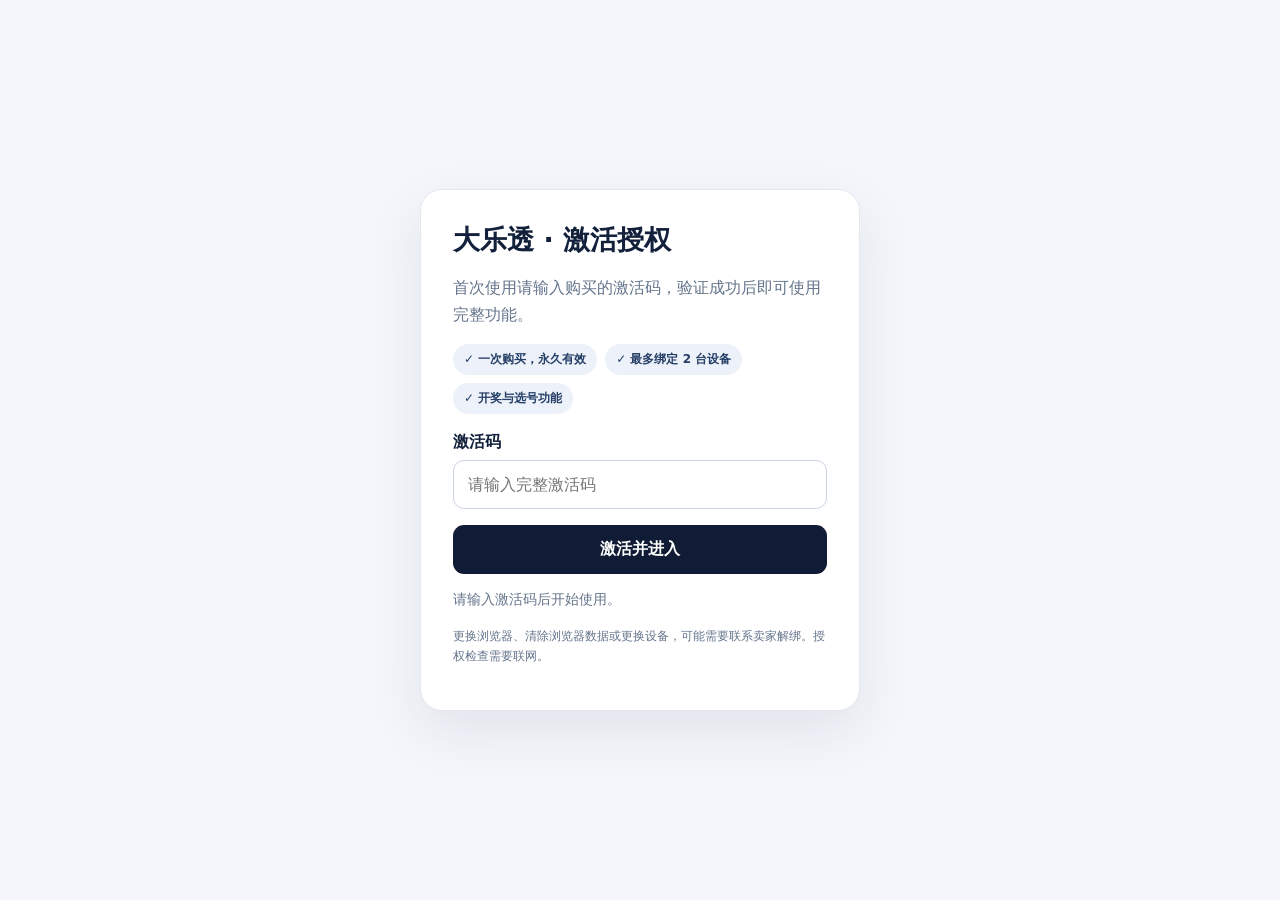
<file: index.html>
<!doctype html>
<html lang="zh-CN">
<head>
  <meta charset="UTF-8"><meta name="viewport" content="width=device-width, initial-scale=1, viewport-fit=cover">
  <meta name="theme-color" content="#101c35"><meta name="description" content="大乐透开奖记录、号码统计与娱乐性随机选号工具">
  <link rel="manifest" href="manifest.json"><link rel="icon" href="icon.svg" type="image/svg+xml"><link rel="stylesheet" href="styles.css">
  <title>大乐透 · 开奖与选号</title>
</head>
<body>
  <header class="topbar"><a class="brand" href="#home"><span class="brand-mark">乐</span><span>大乐透 <small>开奖与选号</small></span></a><div class="header-right"><button type="button" id="helpBtn" class="sync-pill" style="border:0;cursor:pointer;margin-right:8px" aria-label="打开使用帮助">使用帮助</button><button type="button" id="licenseInfoBtn" class="sync-pill" style="border:0;cursor:pointer;margin-right:8px" aria-label="查看授权信息">🔒 授权验证中</button><span class="sync-pill" id="syncStatus"><i></i>本机数据</span><button class="icon-btn" id="settingsBtn" aria-label="设置同步">⚙</button></div></header>
  <main>
    <section class="hero" id="home"><div class="hero-copy"><p class="eyebrow">记录 · 统计 · 随机选号</p><h1>每一注，都有自己的节奏。</h1><p class="subhead">整理历史开奖，看看号码分布，用轻松的方式生成一组号码。</p><button class="primary" id="heroPick">给我一组号码 <span>→</span></button></div><div class="hero-orbit"><div class="orb orb-a"></div><div class="orb orb-b"></div><span class="hero-star">✦</span><div class="ticket"><span>大乐透</span><div><b>前区</b><i>01</i><i>12</i><i>19</i><i>26</i><i>33</i></div><div><b>后区</b><em>04</em><em>09</em></div><small>随机示意 · 非开奖预测</small></div></div></section>
    <nav class="tabs" aria-label="主导航"><button class="tab active" data-tab="overview">总览</button><button class="tab" data-tab="history">开奖记录</button><button class="tab" data-tab="schedule">开奖日历</button><button class="tab" data-tab="picker">随机选号</button><button class="tab" data-tab="analysis">图表分析</button><button class="tab" data-tab="calculator">计算器</button></nav>
    <section class="page active" id="overview"><div class="section-heading"><div><p class="eyebrow">你的数据面板</p><h2>开奖概览</h2></div><button class="soft-btn" data-goto="history">管理记录 <span>↗</span></button></div>
      <div class="metric-grid"><article class="metric"><span>已记录期数</span><strong id="drawCount">0</strong><small>由你添加的开奖数据</small></article><article class="metric"><span>最近一期</span><strong class="metric-text" id="latestDate">尚无记录</strong><small id="latestNumbers">添加开奖，开始查看统计</small></article><article class="metric"><span>前区号码池</span><strong>01 — 35</strong><small>每注选 5 个号码</small></article><article class="metric"><span>后区号码池</span><strong>01 — 12</strong><small>每注选 2 个号码</small></article></div>
      <div class="content-grid"><article class="panel"><div class="panel-title"><div><span class="panel-icon">◉</span><div><h3>前区出现次数</h3><p>统计你已录入的开奖记录</p></div></div><span class="tag">01–35</span></div><div id="frequencyChart" class="frequency-chart empty-chart">录入至少一期数据后显示号码分布</div></article><article class="panel insight"><div class="panel-title"><div><span class="panel-icon violet">✳</span><div><h3>使用提示</h3><p>清楚认识统计结果的边界</p></div></div></div><div class="notice"><b>历史频次不代表下一期概率</b><p>每期开奖号码具有随机性。图表只描述你录入的历史数据，不能提高中奖概率。</p></div><p class="calendar-note"><a href="https://www.sporttery.cn/zst/dlt/" target="_blank" rel="noopener noreferrer">查看中国体育彩票官方历史开奖号码 ↗</a></p><div class="tiny-stats"><div><span>记录来源</span><b>手动录入</b></div><div><span>建议用途</span><b>整理与娱乐</b></div></div></article></div>
    </section>
    <section class="page" id="history"><div class="section-heading"><div><p class="eyebrow">手动整理历史数据</p><h2>开奖记录</h2></div><div class="heading-actions"><button class="soft-btn" id="importBtn">导入 CSV</button><button class="soft-btn" id="exportBtn">导出备份</button><button class="primary small" id="addDrawBtn">＋ 添加一期</button><input id="csvFile" type="file" accept=".csv,text/csv" hidden></div></div><div class="panel records-panel"><div class="record-head"><span>开奖日期</span><span>前区号码</span><span>后区号码</span><span></span></div><div id="drawList" class="draw-list"></div><div id="emptyRecords" class="empty-state"><span>◌</span><b>这里还没有记录</b><p>添加历史开奖数据，生成属于你的统计图。</p><button class="soft-btn" id="emptyAdd">添加第一期</button></div></div></section>
    <section class="page" id="schedule"><div class="section-heading"><div><p class="eyebrow">每周一、三、六（休市日除外）</p><h2>开奖日历</h2></div><span class="tag">中国体育彩票超级大乐透</span></div><div class="schedule-layout"><article class="panel calendar-panel"><div class="calendar-toolbar"><button class="soft-btn" id="prevMonth" aria-label="上个月">‹</button><h3 id="calendarMonth">2026年10月</h3><button class="soft-btn" id="nextMonth" aria-label="下个月">›</button><button class="text-btn" id="todayMonth">回到本月</button></div><div class="calendar-weekdays"><span>一</span><span>二</span><span>三</span><span>四</span><span>五</span><span>六</span><span>日</span></div><div id="calendarDays" class="calendar-days"></div><div class="calendar-legend"><span><i class="legend-draw"></i>开奖日</span><span><i class="legend-closed"></i>休市日</span><span><i class="legend-recorded"></i>已录入记录</span></div><p class="calendar-note">常规开奖日为周一、周三、周六。官方休市公告优先；未来年度公告发布后可手动添加调整日期。</p></article><aside class="panel upcoming-panel"><div class="panel-title"><div><span class="panel-icon">◷</span><div><h3>近期安排</h3><p>未来几周的开奖日</p></div></div></div><div id="upcomingList" class="upcoming-list"></div><div class="official-notice"><b>休市安排</b><p>已录入 2026 年春节和国庆期间的体彩休市日。临时调整以体彩中心公告为准。</p><a href="https://www.mof.gov.cn/gp/xxgkml/zhs/202512/t20251225_3980248.htm" target="_blank" rel="noopener">财政部 2026 休市安排 ↗</a><br><a href="https://www.lottery.gov.cn/xxgk/tzggz/20260113/10051945.html" target="_blank" rel="noopener">体彩春节安排 ↗</a> · <a href="https://www.sporttery.cn/jczx/ggtz/20260923/10055736.html" target="_blank" rel="noopener">体彩国庆安排 ↗</a></div></aside></div><article class="panel exception-panel"><div class="exception-head"><div><h3>添加休市调整</h3><p>收到未来年度或临时休市公告后，可把受影响的开奖日标记为休市。</p></div><form id="exceptionForm"><input id="exceptionDate" type="date" required aria-label="休市日期"><input id="exceptionReason" maxlength="40" placeholder="原因，例如：春节休市" aria-label="休市原因"><button class="soft-btn" type="submit">＋ 添加日期</button></form></div><div id="customExceptions" class="custom-exceptions"></div></article></section>
    <section class="page" id="picker"><div class="section-heading"><div><p class="eyebrow">轻松生成一组号码</p><h2>随机选号</h2></div></div><div class="picker-layout"><article class="panel picker-card"><div class="picker-top"><span class="tag">随机组合</span><span class="dice-icon">⚄</span></div><h3>下一组会是什么？</h3><p>点击按钮生成符合大乐透规则的随机号码。每组组合机会相同。</p><div class="number-group"><span class="group-label">前区 <small>选 5 个</small></span><div id="frontPicks" class="balls front-balls"><i>—</i><i>—</i><i>—</i><i>—</i><i>—</i></div></div><div class="number-group"><span class="group-label">后区 <small>选 2 个</small></span><div id="backPicks" class="balls back-balls"><i>—</i><i>—</i></div></div><label class="ticket-count-label" for="ticketCount">生成注数<select id="ticketCount"><option value="1">1注</option><option value="2">2注</option><option value="5">5注</option><option value="10">10注</option></select></label><button class="primary generate-btn" id="generateBtn">生成号码 <span>✦</span></button><div id="multiPickList" class="multi-pick-list" aria-live="polite"></div><div id="pickActions" class="pick-actions" hidden><button type="button" class="soft-btn" id="copyPicksBtn">复制全部号码</button><button type="button" class="soft-btn" id="exportPicksBtn">导出 Excel（CSV）</button></div><details class="pick-history"><summary>最近生成记录</summary><div id="pickHistoryList"></div></details><p class="fine-print">随机结果仅供娱乐，不构成预测或投注建议。</p></article><aside class="panel picker-aside"><span class="aside-symbol">✳</span><h3>随机，不是预言。</h3><p>过去的号码不会改变下一期的随机概率。请量力而行，把它当作一个小工具。</p><button class="text-btn" data-goto="overview">查看历史统计 <span>→</span></button></aside></div></section>
    <section class="page" id="analysis"><div class="section-heading"><div><p class="eyebrow">基于导入开奖数据</p><h2>图表分析</h2></div><span class="tag" id="analysisRange">全部历史</span></div><div class="analysis-grid"><article class="panel"><div class="panel-title"><div><span class="panel-icon">⌁</span><div><h3>遗漏值图</h3><p>距上次出现的期数</p></div></div><span class="tag">Sheet1</span></div><div id="omissionChart" class="omission-grid"></div></article><article class="panel"><div class="panel-title"><div><span class="panel-icon violet">▦</span><div><h3>指标图</h3><p>近 30 期和值与奇偶结构</p></div></div><span class="tag">Sheet2</span></div><div id="indicatorChart" class="indicator-chart"></div></article><article class="panel"><div class="panel-title"><div><span class="panel-icon">↗</span><div><h3>前区旋转图</h3><p>按期号排列前区号码</p></div></div><span class="tag">Sheet3</span></div><div id="frontWheel" class="wheel-grid"></div></article><article class="panel"><div class="panel-title"><div><span class="panel-icon violet">↗</span><div><h3>后区旋转图</h3><p>按期号排列后区号码</p></div></div><span class="tag">Sheet4</span></div><div id="backWheel" class="wheel-grid back-wheel"></div></article></div><p class="chart-note">图表由你提供的开奖历史数据计算，仅用于描述历史分布，不代表未来概率。</p><section id="backtestPanel" class="panel" style="margin:22px 0;padding:22px"><h3>历史回测 · 选号方法对比</h3><p>按期号顺序逐期回测，只使用开奖前的数据；无需填写每期日期。V4 在V3基础上增加分阶段稳定性对比：把所选回测区间按时间顺序分为三个阶段，观察策略在不同阶段的表现；随机基准仍使用1000轮蒙特卡洛模拟。随机选号支持1、2、5、10注，并尽量避免生成完全相同的组合。每种策略每期生成1注，展示命中分布和奖级模拟次数。</p><div style="display:flex;gap:10px;flex-wrap:wrap;align-items:center;margin:14px 0"><label for="backtestPeriod">回测期数</label><select id="backtestPeriod" style="padding:9px;border-radius:8px"><option value="30">最近30期</option><option value="100" selected>最近100期</option><option value="300">最近300期</option><option value="1000">最近1000期</option></select><button type="button" class="primary" id="runBacktest">开始回测</button></div><div id="backtestResult" role="status" aria-live="polite">点击「开始回测」查看统计。</div><p class="fine-print">历史记录可能包含本机录入数据，请核对来源；回测表现不保证未来结果。</p></section></section>
    <section class="page" id="calculator"><div class="section-heading"><div><p class="eyebrow">组合数、投注金额与命中情况</p><h2>大乐透计算器</h2></div><a class="soft-btn" href="https://www.lottery.gov.cn/tool/dltjsq.jspx/" target="_blank" rel="noopener">打开官方计算器 ↗</a></div><div class="calc-grid"><article class="panel"><div class="panel-title"><div><span class="panel-icon">⌗</span><div><h3>复式投注金额</h3><p>按选择号码个数计算组合注数</p></div></div></div><div class="calc-fields"><label>前区选择数量<select id="calcFront"></select></label><label>后区选择数量<select id="calcBack"></select></label><label class="check-label"><input id="calcAddOn" type="checkbox"> 追加投注（每注 +1 元）</label></div><div class="cost-result"><span>投注组合</span><strong id="calcLines">1 注</strong><span>投注金额</span><strong id="calcCost">2 元</strong></div><p class="calc-hint">金额按基本投注每注 2 元、追加每注再加 1 元计算。</p></article><article class="panel"><div class="panel-title"><div><span class="panel-icon violet">✓</span><div><h3>核对一组号码</h3><p>选择历史开奖期号并输入你的投注</p></div></div></div><label class="field-label">对照期号<select id="compareIssue"></select></label><label class="field-label">我的前区号码<input id="myFront" placeholder="例：03 12 19 26 33"></label><label class="field-label">我的后区号码<input id="myBack" placeholder="例：04 09"></label><button class="primary" id="checkTicket">核对命中</button><div class="match-result" id="matchResult">命中情况按中奖号码个数显示；奖金以官方当期开奖公布为准。</div></article></div></section>
    <footer><span>大乐透 · 开奖与选号</span><span>数据默认保存在本机，可配置云同步</span></footer>
  </main>
  <dialog id="drawDialog"><form method="dialog" id="drawForm"><div class="dialog-head"><div><p class="eyebrow">添加历史开奖</p><h2>记录一期号码</h2></div><button class="close-btn" value="cancel" aria-label="关闭">×</button></div><label class="field-label">开奖期号 <small>例如 26113</small><input id="drawIssue" inputmode="numeric" placeholder="可留空"></label><label class="field-label">开奖日期 <small>可选</small><input id="drawDate" type="date"></label><label class="field-label">前区号码 <small>5 个，01–35，空格或逗号分隔</small><input id="frontInput" placeholder="例如：03 12 19 26 33" required></label><label class="field-label">后区号码 <small>2 个，01–12</small><input id="backInput" placeholder="例如：04 09" required></label><p class="form-error" id="formError"></p><div class="dialog-actions"><button class="soft-btn" value="cancel">取消</button><button class="primary" id="saveDraw" value="save">保存记录</button></div></form></dialog>
  <dialog id="settingsDialog"><form method="dialog" id="settingsForm"><div class="dialog-head"><div><p class="eyebrow">跨设备同步</p><h2>云同步设置</h2></div><button class="close-btn" value="cancel" aria-label="关闭">×</button></div><p class="settings-intro">先部署 Supabase 项目并执行项目内的 <code>supabase-schema.sql</code>，再填写项目连接信息。Windows 和 iPhone 使用同一邮箱登录即可同步。</p><label class="field-label">Supabase 项目 URL<input id="supabaseUrl" type="url" placeholder="https://xxxx.supabase.co"></label><label class="field-label">匿名公钥（anon / publishable key）<input id="supabaseKey" type="password" placeholder="仅填写公开 anon key，不要填写 service_role"></label><div class="settings-divider"></div><label class="field-label">邮箱<input id="authEmail" type="email" placeholder="you@example.com" autocomplete="email"></label><label class="field-label">密码<input id="authPassword" type="password" placeholder="至少 6 位" autocomplete="current-password"></label><p class="form-error" id="settingsError"></p><div class="dialog-actions split"><button type="button" class="soft-btn" id="signOutBtn">退出登录</button><span><button type="button" class="soft-btn" id="signUpBtn">注册</button> <button type="button" class="primary" id="signInBtn">登录并同步</button></span></div><div class="dialog-foot"><button class="text-btn" value="cancel">关闭</button></div></form></dialog>
  <dialog id="helpDialog" aria-labelledby="helpTitle" style="border:1px solid #e2e7f0;border-radius:18px;padding:24px;max-width:min(92vw,560px);max-height:85vh;overflow:auto;color:#12203b;line-height:1.7">
    <h2 id="helpTitle" style="margin:0 0 12px">使用帮助 · 买家指南</h2>
    <p style="color:#64748b;margin-top:0">购买激活码后，按照以下步骤即可开始使用。</p>
    <h3>1. 打开应用</h3><p>在手机或电脑浏览器打开 <a href="https://jxsuenhuen.github.io/dlt-pwa/" target="_blank" rel="noopener noreferrer">大乐透网页版</a>。</p>
    <h3>2. 激活授权</h3><p>在「激活授权」页面输入卖家提供的完整激活码，点击「激活并进入」。激活成功后即可使用全部功能。</p>
    <h3>3. 授权规则</h3><p>激活码永久有效，每张最多绑定 2 台设备。更换浏览器、清除网站数据或更换设备，可能占用新的设备名额；需要解绑时请联系卖家。授权检查需要联网，授权被禁用后无法继续使用。</p>
    <h3>4. 添加到手机桌面</h3><p><strong>iPhone：</strong>使用 Safari 打开网站，点击分享图标，选择「添加到主屏幕」。<br><strong>安卓：</strong>使用 Chrome 打开网站，点击右上角菜单，选择「添加到主屏幕」或「安装应用」（以浏览器实际显示为准）。</p>
    <h3>5. 数据与常见问题</h3><p>「本机数据」表示使用记录默认保存在当前浏览器，并不表示只能绑定一台设备。清除浏览器数据可能丢失本机记录；如需跨设备同步，可在设置中配置云同步。若提示设备已满、激活失败或授权异常，请联网重试并联系卖家。</p>
    <p style="font-size:13px;color:#64748b">提示：本工具用于整理历史开奖、统计分析及娱乐性随机选号，不提供中奖保证；历史统计不能预测下一期开奖结果。</p>
    <form method="dialog" style="text-align:right"><button style="padding:10px 22px;border:0;border-radius:9px;background:#101c35;color:#fff;cursor:pointer">我知道了</button></form>
  </dialog>
  <script>document.getElementById('helpBtn').addEventListener('click',()=>document.getElementById('helpDialog').showModal());</script>
  <div class="toast" id="toast" role="status"></div><dialog id="licenseInfoDialog" style="border:1px solid #e2e7f0;border-radius:18px;padding:26px;max-width:min(90vw,420px);color:#12203b"><h2 style="margin:0 0 12px">我的授权</h2><p id="licenseInfoStatus">正在验证授权…</p><p>授权期限：<strong>永久有效</strong></p><p>设备上限：<strong>2 台</strong></p><p id="licenseDeviceCount">已绑定数量：请以管理后台为准</p><p style="color:#64748b;font-size:13px">更换浏览器、清除网站数据或更换设备，可能占用新的设备名额。授权检查需要联网。</p><form method="dialog"><button style="padding:10px 22px;border:0;border-radius:9px;background:#101c35;color:white;cursor:pointer">关闭</button></form></dialog>
<style>
html:not(.dlt-licensed) body > header,html:not(.dlt-licensed) body > main{display:none!important}
#licenseGate{position:fixed;inset:0;z-index:99999;background:#f4f6fb;display:flex;align-items:center;justify-content:center;padding:20px;font-family:system-ui,-apple-system,"Segoe UI",sans-serif;color:#12203b}
html.dlt-licensed #licenseGate{display:none}
#licenseGate .license-card{width:min(100%,440px);padding:32px;background:white;border:1px solid #e2e7f0;border-radius:22px;box-shadow:0 20px 55px #12203b16}
#licenseGate h1{font-size:27px;margin:0 0 8px}#licenseGate p{line-height:1.7;color:#64748b}
#licenseGate label{display:block;font-weight:650;margin:18px 0 7px}
#licenseGate input{box-sizing:border-box;width:100%;padding:14px;border:1px solid #cbd5e1;border-radius:11px;font:inherit}
#licenseGate button{width:100%;margin-top:16px;border:0;border-radius:11px;background:#101c35;color:white;font-weight:700;font-size:16px;padding:14px;cursor:pointer}
#licenseGate button:disabled{opacity:.55;cursor:wait}
#licenseMessage{font-size:14px;white-space:pre-wrap}#licenseGate .license-benefits{display:flex;gap:8px;flex-wrap:wrap;margin:16px 0}#licenseGate .license-benefits span{background:#edf2fa;color:#263f67;border-radius:20px;padding:7px 11px;font-size:12px;font-weight:650}#licenseGate .license-success{color:#18754a!important;font-weight:650}
</style>
<div id="licenseGate" role="region" aria-label="激活码授权">
<div class="license-card"><h1>大乐透 · 激活授权</h1><p>首次使用请输入购买的激活码，验证成功后即可使用完整功能。</p><div class="license-benefits"><span>✓ 一次购买，永久有效</span><span>✓ 最多绑定 2 台设备</span><span>✓ 开奖与选号功能</span></div>
<form id="licenseForm"><label for="licenseCode">激活码</label><input id="licenseCode" placeholder="请输入完整激活码" autocomplete="off" required spellcheck="false"><button id="licenseSubmit" type="submit">激活并进入</button></form>
<p id="licenseMessage" role="status">正在检查本机授权…</p><p style="font-size:12px">更换浏览器、清除浏览器数据或更换设备，可能需要联系卖家解绑。授权检查需要联网。</p></div></div>
<script>
(function(){
const project='https://ineukijofkhzaicerygx.supabase.co',storage='dlt-license-v1',deviceKey='dlt-device-id-v1';
const infoBtn=document.getElementById('licenseInfoBtn'),infoDialog=document.getElementById('licenseInfoDialog'),infoStatus=document.getElementById('licenseInfoStatus'),deviceCount=document.getElementById('licenseDeviceCount');
infoBtn.addEventListener('click',()=>infoDialog.showModal());
const gate=document.getElementById('licenseGate'),form=document.getElementById('licenseForm'),input=document.getElementById('licenseCode'),message=document.getElementById('licenseMessage'),button=document.getElementById('licenseSubmit');
let device=localStorage.getItem(deviceKey);if(!device){device=crypto.randomUUID();localStorage.setItem(deviceKey,device)}
const stored=()=>{try{return JSON.parse(localStorage.getItem(storage)||'null')}catch{return null}};
const note=t=>message.textContent=t;
const request=async(action,code)=>{
 const controller=new AbortController(),timeout=setTimeout(()=>controller.abort(),12000);
 try{const response=await fetch(project+'/functions/v1/license-api',{method:'POST',headers:{'Content-Type':'application/json'},body:JSON.stringify({action,code,device_id:device}),signal:controller.signal,cache:'no-store'});
 const data=await response.json().catch(()=>({}));if(!response.ok)throw Error('服务器返回 HTTP '+response.status);
 return data;}finally{clearTimeout(timeout)}
};
const unlock=data=>{document.documentElement.classList.add('dlt-licensed');gate.setAttribute('aria-hidden','true');infoBtn.textContent='✓ 永久授权';infoStatus.textContent='✓ 授权有效，完整功能已解锁';const count=data.bound_devices??data.device_count??data.bound_device_count;if(Number.isInteger(count)&&count>=0&&count<=2)deviceCount.textContent='已绑定设备：'+count+' / 2';else deviceCount.textContent='已绑定数量请以管理后台为准';};
const reasons={invalid_code:'激活码不存在或输入错误',disabled:'激活码已被禁用',expired:'激活码已过期',device_mismatch:'设备不匹配，请联系卖家检查设备绑定',device_limit:'此激活码已绑定2台设备，请联系卖家解绑',already_bound:'激活码已绑定其他设备',unauthorized:'接口未授权，请联系卖家检查服务端配置'};
const errorText=data=>reasons[data.reason]||reasons[data.error]||'授权未通过，请检查激活码或联系卖家';
async function verify(){
 const old=stored();if(!old?.code){note('请输入激活码后开始使用。');return}
 note('正在向服务器验证授权…');infoBtn.textContent='🔒 正在验证';
 try{const data=await request('verify',old.code);if(data.success===true&&(data.status===null||data.status==='active'||data.status==='valid'||data.status==='activated')){unlock(data);return}
 localStorage.removeItem(storage);infoBtn.textContent='🔒 授权未通过';note(errorText(data));}catch(e){infoBtn.textContent='🔒 网络待恢复';note('联网验证失败：'+e.message+'。请检查网络后重试。')}
}
form.addEventListener('submit',async e=>{
 e.preventDefault();const code=input.value.trim();if(!code)return;
 button.disabled=true;note('正在激活，请稍候…');
 try{const data=await request('activate',code);
 if(data.success===true&&(data.status===null||data.status==='active'||data.status==='valid'||data.status==='activated')){
 localStorage.setItem(storage,JSON.stringify({code}));input.value='';unlock(data);infoStatus.textContent='✓ 激活成功，永久授权已生效';
 }else note(errorText(data));
 }catch(err){note('激活失败：'+err.message+'。请稍后重试。')}
 finally{button.disabled=false}
});
verify();
document.addEventListener('visibilitychange',()=>{if(!document.hidden&&document.documentElement.classList.contains('dlt-licensed')){document.documentElement.classList.remove('dlt-licensed');verify()}});
setInterval(()=>{if(document.documentElement.classList.contains('dlt-licensed')){document.documentElement.classList.remove('dlt-licensed');verify()}},5*60*1000);
})();
</script>
  <script type="module" src="app.js"></script>
</body>
</html>
</file>
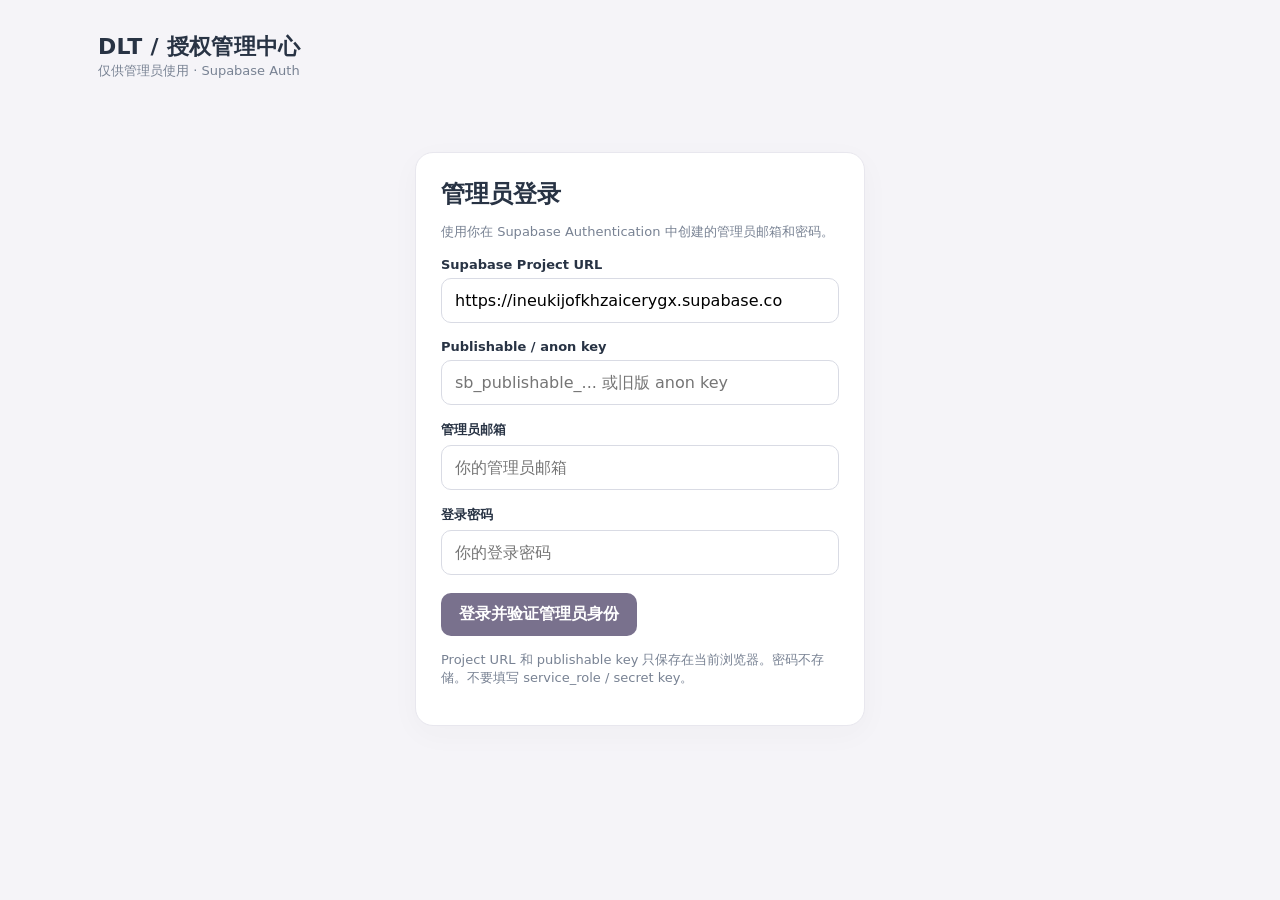
<file: dlt-license-admin.html>
<!doctype html>
<html lang="zh-CN"><head><meta charset="utf-8"><meta name="viewport" content="width=device-width,initial-scale=1"><meta name="robots" content="noindex,nofollow"><title>DLT · 激活码管理中心</title><style>
:root{font-family:system-ui,-apple-system,'Segoe UI',sans-serif;color:#283344;background:#f5f4f8}*{box-sizing:border-box}body{margin:0}.shell{max-width:1120px;margin:0 auto;padding:32px 18px}header{display:flex;align-items:center;justify-content:space-between;margin-bottom:24px}.brand{font-weight:800;letter-spacing:.3px;font-size:22px}.muted{color:#788293;font-size:13px}.panel{background:#fff;border:1px solid #e8e7ee;border-radius:18px;padding:25px;box-shadow:0 8px 30px #30304708}.login{max-width:450px;margin:8vh auto}h1{font-size:24px;margin:0 0 9px}h2{font-size:18px;margin:0 0 15px}label{display:block;font-size:13px;font-weight:650;margin:16px 0 6px}input{width:100%;padding:12px 13px;border:1px solid #d9dbe4;border-radius:10px;font:inherit;background:white}button{font:inherit;border:0;border-radius:10px;padding:11px 18px;cursor:pointer;font-weight:650;background:#6c687f;color:white}button:disabled{opacity:.45;cursor:not-allowed}.ghost{background:#eeedf3;color:#51576a}.primary{background:#79718d}.btnline{display:flex;gap:10px;flex-wrap:wrap;margin-top:18px}.message{margin-top:15px;font-size:13px;white-space:pre-wrap}.error{color:#a83c43}.ok{color:#32765c}.grid{display:grid;grid-template-columns:repeat(4,1fr);gap:14px}.stat{background:#fff;border:1px solid #e8e7ee;border-radius:15px;padding:20px}.stat b{font-size:29px;display:block;margin-top:10px}.section{margin-top:18px}.pill{background:#f0edf5;color:#655e78;padding:5px 10px;border-radius:30px;font-size:12px}.toolbar{display:flex;align-items:center;justify-content:space-between;gap:10px}.tablewrap{overflow:auto}table{width:100%;border-collapse:collapse;font-size:14px}td,th{text-align:left;padding:13px 10px;border-bottom:1px solid #efedf3}th{color:#737d8d;font-size:12px}#dashboard{display:none}#logout{display:none}@media(max-width:650px){.grid{grid-template-columns:repeat(2,1fr)}.shell{padding:18px 12px}.panel{padding:18px}.brand{font-size:18px}}
</style></head><body><div class="shell"><header><div><div class="brand">DLT / 授权管理中心</div><div class="muted">仅供管理员使用 · Supabase Auth</div></div><button id="logout" class="ghost">退出登录</button></header>
<section id="login" class="panel login"><h1>管理员登录</h1><p class="muted">使用你在 Supabase Authentication 中创建的管理员邮箱和密码。</p><label for="url">Supabase Project URL</label><input id="url" autocomplete="off" value="https://ineukijofkhzaicerygx.supabase.co"><label for="key">Publishable / anon key</label><input id="key" autocomplete="off" placeholder="sb_publishable_... 或旧版 anon key"><label for="email">管理员邮箱</label><input id="email" type="email" autocomplete="username" placeholder="你的管理员邮箱"><label for="password">登录密码</label><input id="password" type="password" autocomplete="current-password" placeholder="你的登录密码"><div class="btnline"><button id="signin" class="primary">登录并验证管理员身份</button></div><p id="loginmsg" class="message" role="status"></p><p class="muted">Project URL 和 publishable key 只保存在当前浏览器。密码不存储。不要填写 service_role / secret key。</p></section>
<section id="dashboard"><div class="toolbar"><div><h1>激活码总览</h1><p class="muted">管理员身份已通过服务器验证</p></div><span class="pill">安全登录</span></div><div class="grid"><div class="stat"><span class="muted">累计生成</span><b>—</b></div><div class="stat"><span class="muted">已激活</span><b>—</b></div><div class="stat"><span class="muted">未使用</span><b>—</b></div><div class="stat"><span class="muted">已禁用</span><b>—</b></div></div><div class="panel section"><h2>生成激活码</h2><p class="muted">销售方案：永久有效；每张激活码最多绑定2台设备。</p><label for="quantity">生成数量（1–100）</label><input id="quantity" type="number" min="1" max="100" value="1" style="max-width:170px"><div class="btnline"><button id="gen0" class="primary">生成永久卡</button><button id="refresh" class="ghost">刷新列表</button></div><div id="generatedBox" hidden><h2 style="margin-top:20px">本次生成的激活码（仅显示一次）</h2><textarea id="generated" readonly style="width:100%;min-height:150px;padding:12px;border:1px solid #ddd;border-radius:10px"></textarea><div class="btnline"><button id="copyCodes" class="ghost">复制全部</button><button id="exportCodes" class="ghost">下载TXT备份</button></div><p class="muted">请立即妥善保存。刷新或退出后不会再显示明文。</p></div></div><div class="panel section"><h2>设备管理</h2><p class="muted">点击激活码列表中的「查看设备」，可单独解绑一台设备，不影响同一激活码的另一台设备。</p><div id="devicePanel" hidden><h2 id="deviceTitle">绑定设备</h2><div class="tablewrap"><table><thead><tr><th>设备标识（末8位）</th><th>绑定时间</th><th>操作</th></tr></thead><tbody id="deviceRows"></tbody></table></div></div></div><div class="panel section"><h2>激活码列表</h2><div class="tablewrap"><table><thead><tr><th>激活码</th><th>类型</th><th>状态</th><th>激活时间</th><th>有效期</th><th>已绑定设备</th><th>操作</th></tr></thead><tbody id="codeRows"><tr><td colspan="7" class="muted">正在加载…</td></tr></tbody></table></div></div><p id="dashmsg" class="message" role="status"></p></section></div>
<script type="module">
import {createClient} from 'https://esm.sh/@supabase/supabase-js@2';
const $=id=>document.getElementById(id);
let client=null,activeUrl='',activeKey='',accessToken='',busy=false;
const msg=(id,t,good=false)=>{$(id).textContent=t;$(id).className='message '+(good?'ok':'error')};
const esc=s=>String(s??'').replace(/[&<>"']/g,c=>({'&':'&amp;','<':'&lt;','>':'&gt;','"':'&quot;',"'":'&#39;'}[c]));
const date=s=>s?new Date(s).toLocaleString('zh-CN'):'—';
const api=async body=>{
  if(!accessToken)throw Error('登录已失效，请重新登录');
  const response=await fetch(activeUrl+'/functions/v1/license-admin',{method:'POST',headers:{'Content-Type':'application/json','apikey':activeKey,'Authorization':'Bearer '+accessToken},body:JSON.stringify(body),cache:'no-store'});
  const result=await response.json().catch(()=>({}));
  if(!response.ok||result.success!==true)throw Error((result.error||'接口请求失败')+(result.detail?'：'+result.detail:'')+' (HTTP '+response.status+')');
  return result;
};
const stats=(i,v)=>document.querySelectorAll('.stat b')[i].textContent=String(v);
const load=async()=>{
  const data=await api({action:'list'});
  const rows=data.codes||[], st=data.stats||{};
  stats(0,st.total??rows.length);stats(1,st.active??0);stats(2,st.unused??0);stats(3,st.disabled??0);
  $('codeRows').innerHTML=rows.length?rows.map(r=>{
    const expired=r.status==='active'&&r.expires_at&&new Date(r.expires_at)<new Date();
    const label=r.status==='disabled'?'已禁用':expired?'已过期':r.status==='active'?'已激活':'未使用';
    return '<tr><td><small title="'+esc(r.id)+'">'+esc(r.id.slice(0,8))+'…</small></td><td>'+'永久卡'+'</td><td>'+label+'</td><td>'+esc(date(r.activated_at))+'</td><td>'+'永久'+'</td><td>'+esc(r.device_count??r.bound_devices??'—')+' / 2</td><td><div class="btnline" style="margin:0">'+(r.status!=='disabled'?'<button class="ghost" data-act="disable" data-id="'+esc(r.id)+'">禁用</button>':'')+(r.status==='active'?'<button class="ghost" data-act="devices" data-id="'+esc(r.id)+'">查看设备</button>':'')+'</div></td></tr>';
  }).join(''):'<tr><td colspan="7" class="muted">还没有激活码</td></tr>';
  msg('dashmsg','列表已更新'+(data.limited?'（仅展示最近1000条）':'')+'。',true);
};
const run=async(fn)=>{if(busy)return;busy=true;['gen0','refresh'].forEach(id=>$(id).disabled=true);try{await fn()}catch(e){msg('dashmsg',e.message||String(e))}finally{busy=false;['gen0','refresh'].forEach(id=>{const button=$(id);if(button)button.disabled=false})}};
try{const cfg=JSON.parse(localStorage.getItem('dlt-admin-config')||'{}');if(cfg.url)$('url').value=cfg.url;if(cfg.key)$('key').value=cfg.key;}catch{}
$('signin').onclick=async()=>{
 const url=$('url').value.trim().replace(/\/$/,'');const key=$('key').value.trim(),email=$('email').value.trim(),password=$('password').value;
 $('signin').disabled=true;msg('loginmsg','正在验证身份…',true);
 try{
 if(!/^https:\/\/[a-z0-9-]+\.supabase\.co$/.test(url))throw Error('请检查 Supabase Project URL');
 if(!key||!email||!password)throw Error('请完整填写 key、邮箱和密码');
 if(key.startsWith('sb_secret_'))throw Error('不能使用 secret key');
 client=createClient(url,key,{auth:{persistSession:false,autoRefreshToken:false}});
 const {data,error}=await client.auth.signInWithPassword({email,password});$('password').value='';
 if(error)throw Error(error.message);if(!data.session?.access_token)throw Error('未获得登录令牌');
 activeUrl=url;activeKey=key;accessToken=data.session.access_token;
 await api({action:'ping'});
 localStorage.setItem('dlt-admin-config',JSON.stringify({url,key}));
 $('login').style.display='none';$('dashboard').style.display='block';$('logout').style.display='inline-block';
 await run(load);
 }catch(e){accessToken='';if(client)await client.auth.signOut().catch(()=>{});msg('loginmsg',e.message||String(e))}
 finally{$('signin').disabled=false}
};
$('refresh').onclick=()=>run(load);
const generate=days=>run(async()=>{
 const count=Number($('quantity').value);
 if(!Number.isInteger(count)||count<1||count>100)throw Error('数量必须为1到100的整数');
 if(!confirm('确定生成 '+count+' 张'+(days===0?'永久卡':'30天卡')+'吗？'))return;
 const data=await api({action:'generate',duration_days:days,count});
 const codes=data.generated||[];
 $('generated').value=codes.join('\n');$('generatedBox').hidden=false;
 msg('dashmsg','已生成 '+codes.length+' 张，请立即复制或下载保存。',true);
 try{await load()}catch(e){msg('dashmsg','生成成功，但列表刷新失败：'+e.message)}
});
$('gen0').onclick=()=>generate(0);
$('copyCodes').onclick=async()=>{try{await navigator.clipboard.writeText($('generated').value);msg('dashmsg','已复制激活码，请安全保存。',true)}catch{ $('generated').select();msg('dashmsg','请手动复制选中的激活码。')}};
$('exportCodes').onclick=()=>{
 const blob=new Blob([$('generated').value+'\n'],{type:'text/plain;charset=utf-8'});
 const u=URL.createObjectURL(blob),a=document.createElement('a');a.href=u;a.download='DLT-activation-codes-'+new Date().toISOString().slice(0,10)+'.txt';a.click();setTimeout(()=>URL.revokeObjectURL(u),1000);
};
let selectedCodeId='';
const showDevices=async id=>{
  const data=await api({action:'devices',id});
  selectedCodeId=id;
  $('devicePanel').hidden=false;
  $('deviceTitle').textContent='绑定设备 · '+id.slice(0,8)+'…';
  const devices=data.devices||[];
  $('deviceRows').innerHTML=devices.length?devices.map(d=>
    '<tr><td title="'+esc(d.device_hash)+'">'+esc(d.device_hash.slice(-8))+'</td><td>'+esc(date(d.activated_at))+'</td><td><button class="ghost" data-device-id="'+esc(d.id)+'">解绑此设备</button></td></tr>'
  ).join(''):'<tr><td colspan="3" class="muted">暂无有效绑定设备</td></tr>';
  msg('dashmsg','设备列表已更新。',true);
};
$('codeRows').onclick=e=>{
  const b=e.target.closest('button[data-act]');if(!b)return;
  const action=b.dataset.act,id=b.dataset.id;
  if(action==='devices'){run(()=>showDevices(id));return;}
  if(action==='disable'){
    if(!confirm('确认禁用整张激活码？所有设备将无法继续通过服务端验证。'))return;
    run(async()=>{await api({action:'disable',id});$('devicePanel').hidden=true;await load();msg('dashmsg','激活码已禁用。',true)});
  }
};
$('deviceRows').onclick=e=>{
  const b=e.target.closest('button[data-device-id]');if(!b||!selectedCodeId)return;
  const deviceId=b.dataset.deviceId;
  if(!confirm('确认仅解绑这台设备？该设备将失去授权，另一台设备不受影响。'))return;
  run(async()=>{
    await api({action:'unbind_device',id:selectedCodeId,device_id:deviceId});
    await showDevices(selectedCodeId);
    await load();
    msg('dashmsg','指定设备已解绑。',true);
  });
};
$('logout').onclick=async()=>{accessToken='';activeKey='';$('generated').value='';$('generatedBox').hidden=true;if(client)await client.auth.signOut().catch(()=>{});$('dashboard').style.display='none';$('login').style.display='block';$('logout').style.display='none';msg('loginmsg','已退出登录。',true)};
</script></body></html>
</file>
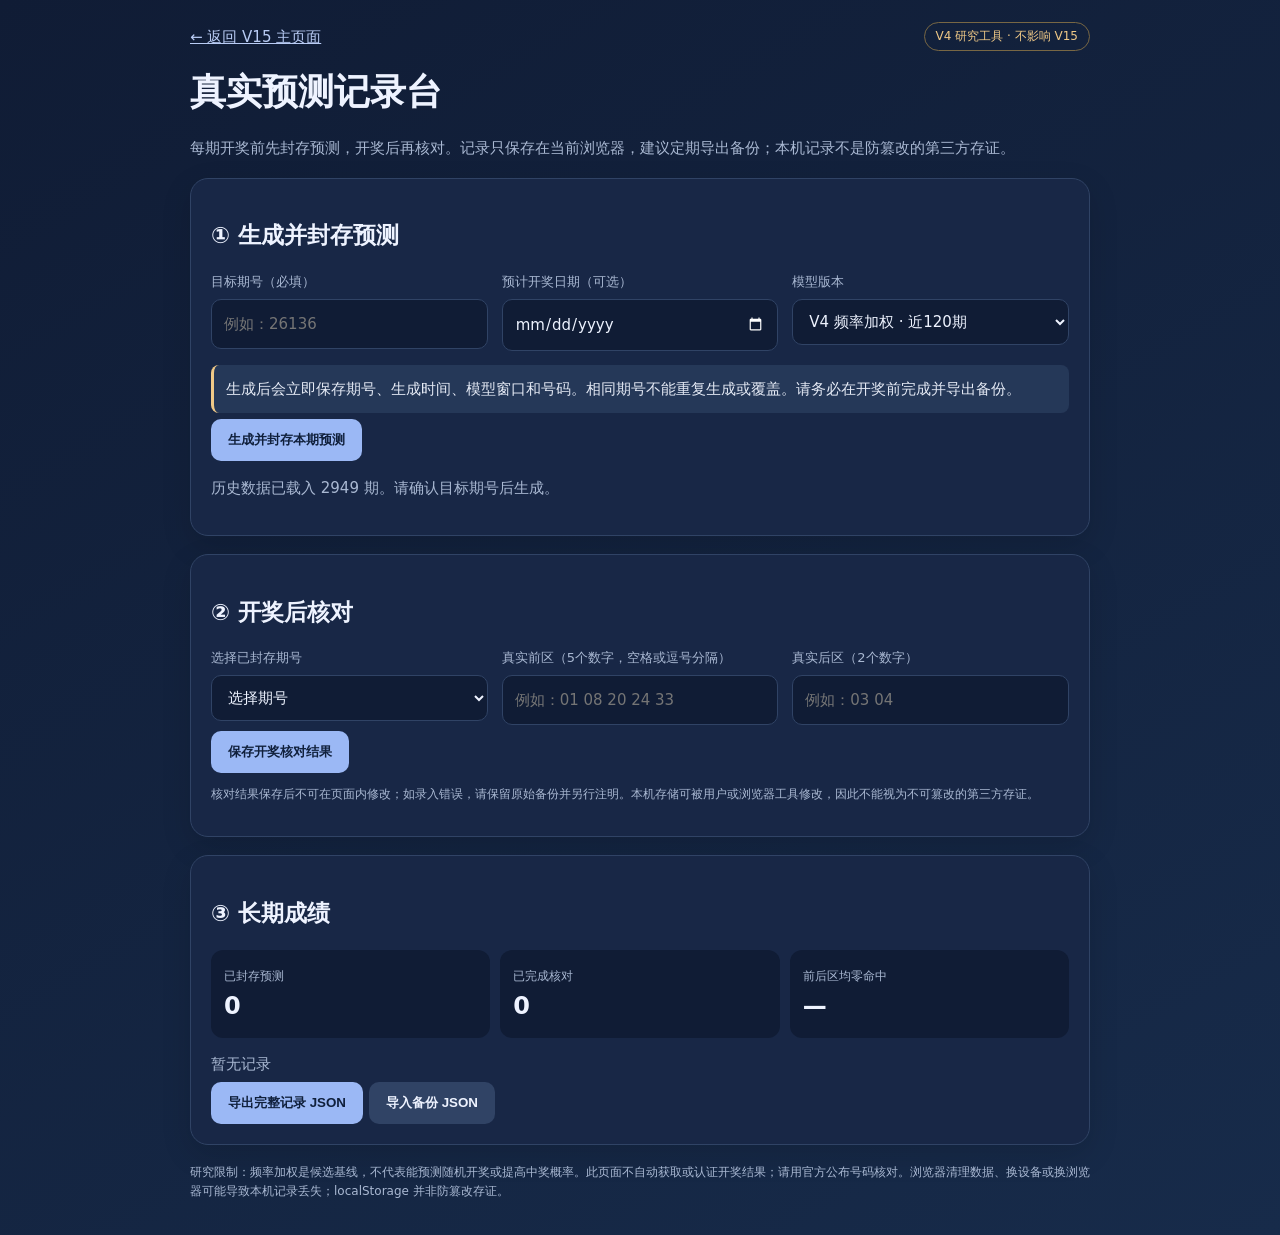
<file: research/v4-ledger.html>
<!doctype html>
<html lang="zh-CN">
<head>
<meta charset="utf-8"><meta name="viewport" content="width=device-width,initial-scale=1">
<meta name="theme-color" content="#101c35"><title>V4 真实预测记录台</title>
<style>
:root{color-scheme:dark;--bg:#101c35;--panel:#182746;--line:#304365;--text:#eef3ff;--muted:#a9b8d2;--accent:#9bb8f5;--gold:#f0c987}
*{box-sizing:border-box}body{margin:0;background:linear-gradient(150deg,#101c35,#172b4a);color:var(--text);font:15px/1.6 system-ui,-apple-system,"Segoe UI",sans-serif;padding:22px}
main{max-width:900px;margin:auto}.top{display:flex;justify-content:space-between;gap:12px;align-items:center;flex-wrap:wrap}.tag{color:var(--gold);border:1px solid #786744;border-radius:30px;padding:4px 11px;font-size:12px}
h1{font-size:clamp(25px,5vw,36px);margin:12px 0 4px}.sub,.muted{color:var(--muted)}.panel{background:#182746;border:1px solid var(--line);border-radius:18px;padding:20px;margin:18px 0;box-shadow:0 10px 30px #0002}
.grid{display:grid;grid-template-columns:repeat(auto-fit,minmax(220px,1fr));gap:14px}label{display:block;color:var(--muted);font-size:13px;margin-bottom:6px}input,select{width:100%;padding:12px;border:1px solid var(--line);border-radius:10px;background:#101c35;color:var(--text);font:inherit}
button{border:0;border-radius:10px;padding:12px 17px;background:var(--accent);color:#10203c;font-weight:700;cursor:pointer;margin:6px 6px 0 0}button.secondary{background:#304365;color:var(--text)}button:disabled{opacity:.45;cursor:not-allowed}
.numbers{display:flex;gap:8px;flex-wrap:wrap;margin:10px 0}.ball{width:43px;height:43px;border-radius:50%;display:grid;place-items:center;background:#dce7ff;color:#152545;font-weight:800}.ball.back{background:#f4d9a7;color:#422e12}
.notice{background:#253858;border-left:3px solid var(--gold);padding:12px;border-radius:8px;color:#e5eaf5}.stats{display:grid;grid-template-columns:repeat(3,1fr);gap:10px}.stat{background:#101c35;border-radius:12px;padding:13px}.stat strong{font-size:24px;display:block}.entry{border-top:1px solid var(--line);padding:14px 0}.entry:first-child{border-top:0}.small{font-size:12px;color:var(--muted)}.ok{color:#9ed6b3}.warn{color:var(--gold)}
@media(max-width:520px){body{padding:14px}.panel{padding:15px}.stats{grid-template-columns:1fr 1fr}}
</style></head>
<body><main>
<div class="top"><a href="../index.html" style="color:#b9ccf5">← 返回 V15 主页面</a><span class="tag">V4 研究工具 · 不影响 V15</span></div>
<h1>真实预测记录台</h1><p class="sub">每期开奖前先封存预测，开奖后再核对。记录只保存在当前浏览器，建议定期导出备份；本机记录不是防篡改的第三方存证。</p>
<div class="panel">
<h2>① 生成并封存预测</h2>
<div class="grid">
<div><label for="issue">目标期号（必填）</label><input id="issue" inputmode="numeric" maxlength="5" placeholder="例如：26136"></div>
<div><label for="drawDate">预计开奖日期（可选）</label><input id="drawDate" type="date"></div>
<div><label for="window">模型版本</label><select id="window"><option value="120">V4 频率加权 · 近120期</option><option value="60">V4 频率加权 · 近60期</option><option value="30">V4 频率加权 · 近30期</option><option value="300">V4 频率加权 · 近300期</option></select></div>
</div>
<div class="notice" style="margin-top:14px">生成后会立即保存期号、生成时间、模型窗口和号码。相同期号不能重复生成或覆盖。请务必在开奖前完成并导出备份。</div>
<button id="generate">生成并封存本期预测</button><p id="status" class="muted" role="status">正在准备历史数据…</p>
<div id="preview" hidden><b>本期封存号码</b><div class="numbers" id="front"></div><div class="numbers" id="back"></div><p class="small" id="stamp"></p></div>
</div>
<div class="panel"><h2>② 开奖后核对</h2><div class="grid">
<div><label for="verifyIssue">选择已封存期号</label><select id="verifyIssue"><option value="">暂无待核对记录</option></select></div>
<div><label for="actualFront">真实前区（5个数字，空格或逗号分隔）</label><input id="actualFront" placeholder="例如：01 08 20 24 33"></div>
<div><label for="actualBack">真实后区（2个数字）</label><input id="actualBack" placeholder="例如：03 04"></div>
</div><button id="verify">保存开奖核对结果</button><p class="small">核对结果保存后不可在页面内修改；如录入错误，请保留原始备份并另行注明。本机存储可被用户或浏览器工具修改，因此不能视为不可篡改的第三方存证。</p></div>
<div class="panel"><h2>③ 长期成绩</h2><div class="stats"><div class="stat"><span class="small">已封存预测</span><strong id="total">0</strong></div><div class="stat"><span class="small">已完成核对</span><strong id="checked">0</strong></div><div class="stat"><span class="small">前后区均零命中</span><strong id="zero">—</strong></div></div>
<div id="records" style="margin-top:14px" class="muted">暂无记录</div>
<button id="export">导出完整记录 JSON</button><button id="importBtn" class="secondary">导入备份 JSON</button><input id="file" type="file" accept="application/json,.json" hidden>
</div>
<p class="small">研究限制：频率加权是候选基线，不代表能预测随机开奖或提高中奖概率。此页面不自动获取或认证开奖结果；请用官方公布号码核对。浏览器清理数据、换设备或换浏览器可能导致本机记录丢失；localStorage 并非防篡改存证。</p>
</main>
<script>
const KEY='dlt-v4-prediction-ledger-v1';
let historyRows=[];
const $=id=>document.getElementById(id);
const read=()=>{try{return JSON.parse(localStorage.getItem(KEY)||'[]')}catch{return []}};
let ledger=read();
const save=()=>localStorage.setItem(KEY,JSON.stringify(ledger));
const pad=n=>String(n).padStart(2,'0');
function random(){const a=new Uint32Array(1);crypto.getRandomValues(a);return a[0]/4294967296}
function pickWeighted(counts,max,count){const pool=Array.from({length:max},(_,i)=>i+1),out=[];while(out.length<count){let total=pool.reduce((s,n)=>s+1+(counts[n]||0),0),r=random()*total,chosen=pool[pool.length-1];for(const n of pool){r-=1+(counts[n]||0);if(r<0){chosen=n;break}}out.push(chosen);pool.splice(pool.indexOf(chosen),1)}return out.sort((a,b)=>a-b)}
function balls(id,nums,back=false){$(id).innerHTML=nums.map(n=>'<span class="ball '+(back?'back':'')+'">'+pad(n)+'</span>').join('')}
function parseNums(s,count,max){const a=s.trim().split(/[\s,，、]+/).filter(Boolean).map(Number);if(a.length!==count||a.some(n=>!Number.isInteger(n)||n<1||n>max)||new Set(a).size!==count)throw Error('号码数量、范围或重复号码不正确');return a.sort((x,y)=>x-y)}
function render(){const checked=ledger.filter(x=>x.actual);$('total').textContent=ledger.length;$('checked').textContent=checked.length;$('zero').textContent=checked.length?checked.filter(x=>x.frontHits===0&&x.backHits===0).length+' / '+checked.length:'—';$('verifyIssue').innerHTML='<option value="">选择期号</option>'+ledger.filter(x=>!x.actual).map(x=>'<option value="'+x.issue+'">'+x.issue+'（待核对）</option>').join('');$('records').innerHTML=ledger.length?[...ledger].reverse().map(x=>'<div class="entry"><b>第 '+x.issue+' 期</b> · '+x.window+'期窗口 · <span class="small">'+new Date(x.createdAt).toLocaleString()+'</span><div class="numbers">'+x.front.map(n=>'<span class="ball">'+pad(n)+'</span>').join('')+'<span style="width:10px"></span>'+x.back.map(n=>'<span class="ball back">'+pad(n)+'</span>').join('')+'</div>'+(x.actual?'<span class="ok">已核对：前区 '+x.frontHits+' 个，后区 '+x.backHits+' 个</span>':'<span class="warn">等待开奖核对</span>')+'</div>').join(''):'暂无记录';}
async function init(){try{const r=await fetch('../history.json',{cache:'no-store'});if(!r.ok)throw Error('历史数据读取失败');historyRows=await r.json();$('status').textContent='历史数据已载入 '+historyRows.length+' 期。请确认目标期号后生成。'}catch(e){$('status').textContent='历史数据载入失败：'+e.message+'。请刷新页面重试。'}}
$('generate').onclick=()=>{try{const issue=$('issue').value.trim(),window=Number($('window').value);if(!/^\d{5}$/.test(issue))throw Error('请输入5位目标期号');if(ledger.some(x=>x.issue===issue))throw Error('该期号已有封存记录，不能重复生成');const latestIssue=historyRows.map(x=>String(x.issue)).sort().at(-1);if(latestIssue&&issue<=latestIssue)throw Error('目标期号必须晚于当前历史数据最新期号（'+latestIssue+'），避免事后回测冒充开奖前预测');const prior=historyRows.filter(x=>String(x.issue)<issue).sort((a,b)=>String(a.issue).localeCompare(String(b.issue)));if(prior.length<window)throw Error('目标期号之前的历史数据不足'+window+'期');const recent=prior.slice(-window),fc=Array(36).fill(0),bc=Array(13).fill(0);recent.forEach(d=>{d.front.forEach(n=>fc[n]++);d.back.forEach(n=>bc[n]++)});const item={issue,drawDate:$('drawDate').value||null,window,model:'frequency_weighted',front:pickWeighted(fc,35,5),back:pickWeighted(bc,12,2),createdAt:new Date().toISOString(),historyThrough:recent[recent.length-1].issue,actual:null};ledger.push(item);save();balls('front',item.front);balls('back',item.back,true);$('stamp').textContent='已封存 '+new Date(item.createdAt).toLocaleString()+'；历史数据截至 '+item.historyThrough;$('preview').hidden=false;$('status').textContent='封存成功。请在开奖前保留本记录并导出备份。';render()}catch(e){$('status').textContent=e.message}};
$('verify').onclick=()=>{try{const issue=$('verifyIssue').value,item=ledger.find(x=>x.issue===issue);if(!item||item.actual)throw Error('请选择尚未核对的封存期号');const front=parseNums($('actualFront').value,5,35),back=parseNums($('actualBack').value,2,12);item.actual={front,back,verifiedAt:new Date().toISOString()};item.frontHits=front.filter(n=>item.front.includes(n)).length;item.backHits=back.filter(n=>item.back.includes(n)).length;save();$('actualFront').value='';$('actualBack').value='';render();$('status').textContent='开奖核对已保存：前区命中 '+item.frontHits+' 个，后区命中 '+item.backHits+' 个。'}catch(e){$('status').textContent=e.message}};
$('export').onclick=()=>{const blob=new Blob([JSON.stringify({format:'dlt-v4-ledger-v1',exportedAt:new Date().toISOString(),records:ledger},null,2)],{type:'application/json'}),url=URL.createObjectURL(blob),a=document.createElement('a');a.href=url;a.download='dlt-v4-prediction-ledger.json';a.click();URL.revokeObjectURL(url)};
$('importBtn').onclick=()=>$('file').click();$('file').onchange=async e=>{try{const data=JSON.parse(await e.target.files[0].text()),items=data.records;if(!Array.isArray(items))throw Error('备份格式不正确');const map=new Map(ledger.map(x=>[x.issue,x]));items.forEach(x=>{if(!/^\d{5}$/.test(x.issue)||!Array.isArray(x.front)||!Array.isArray(x.back))throw Error('备份含无效记录');if(!map.has(x.issue))map.set(x.issue,x)});ledger=[...map.values()].sort((a,b)=>a.issue.localeCompare(b.issue));save();render();$('status').textContent='备份导入完成；同一期号的已有记录未覆盖。'}catch(err){$('status').textContent=err.message}e.target.value=''};
render();init();
</script></body></html>
</file>
<file: styles.css>
@import url('https://fonts.googleapis.com/css2?family=DM+Sans:wght@400;500;600;700&family=Noto+Sans+SC:wght@400;500;600;700;800&display=swap');
:root{--ink:#14213b;--muted:#7b879d;--line:#e7ebf2;--bg:#f5f7fb;--red:#f05d59;--red-soft:#fff0ef;--violet:#7464dc;--navy:#101c35;--white:#fff;font-family:'DM Sans','Noto Sans SC',sans-serif;color:var(--ink)}*{box-sizing:border-box}body{margin:0;background:var(--bg);min-height:100vh}.topbar{height:74px;padding:0 max(calc((100vw - 1160px)/2),28px);display:flex;align-items:center;justify-content:space-between;background:#fff;border-bottom:1px solid var(--line)}.brand{display:flex;align-items:center;gap:11px;color:var(--ink);text-decoration:none;font-size:15px;font-weight:700;letter-spacing:.02em}.brand small{display:block;font-size:10px;color:var(--muted);font-weight:500;letter-spacing:.08em;margin-top:2px}.brand-mark{width:37px;height:37px;border-radius:12px;background:var(--navy);color:white;display:grid;place-items:center;font-size:20px}.header-right{display:flex;gap:12px;align-items:center}.sync-pill{color:#64718a;background:#f5f7fb;border-radius:20px;padding:8px 12px;font-size:11px}.sync-pill i{display:inline-block;width:7px;height:7px;border-radius:50%;background:#b7c0d0;margin-right:6px}.sync-pill.online i{background:#36b986}.icon-btn,.close-btn{border:0;background:transparent;color:#6f7b90;font-size:20px;cursor:pointer}.topbar{position:relative;z-index:1}main{max-width:1160px;margin:0 auto;padding:28px 28px 20px}.hero{height:260px;background:var(--navy);border-radius:23px;overflow:hidden;position:relative;display:flex;justify-content:space-between;color:white;padding:38px 50px}.hero-copy{position:relative;z-index:1}.eyebrow{text-transform:uppercase;color:#9aa8c3;font-size:10px;letter-spacing:.16em;font-weight:700;margin:0 0 10px}.hero .eyebrow{color:#a8b8d5}.hero h1{font-size:29px;letter-spacing:-.03em;margin:0 0 10px}.subhead{font-size:12px;color:#b2bdd0;margin:0 0 22px}.primary{border:0;border-radius:10px;background:var(--red);padding:11px 17px;color:#fff;font:600 12px inherit;cursor:pointer;box-shadow:0 8px 18px #f05d5930;transition:.2s}.primary:hover{transform:translateY(-1px);filter:brightness(1.03)}.primary span{margin-left:16px}.primary.small{padding:10px 14px}.hero-orbit{width:365px;height:260px;position:absolute;right:5%;top:0}.orb{position:absolute;border-radius:50%;border:1px solid #65739040}.orb-a{width:270px;height:270px;top:30px;left:56px}.orb-b{width:205px;height:205px;top:60px;left:88px}.hero-star{position:absolute;right:21px;top:43px;color:#f9c56e;font-size:26px}.ticket{position:absolute;top:48px;left:131px;width:180px;padding:15px;background:#fff;border-radius:13px;transform:rotate(5deg);color:var(--ink);box-shadow:0 16px 40px #050d1d70}.ticket>span{display:block;font-size:9px;color:var(--muted);margin-bottom:11px}.ticket div{display:flex;align-items:center;gap:5px;margin-bottom:7px}.ticket b{font-size:8px;width:22px;color:var(--muted)}.ticket i,.ticket em{font-style:normal;font-size:8px;width:20px;height:20px;display:grid;place-items:center;border-radius:50%;background:var(--red-soft);color:var(--red);font-weight:700}.ticket em{background:#f0edff;color:var(--violet)}.ticket small{font-size:7px;color:#9ba5b7;display:block;text-align:right;margin-top:9px}.tabs{display:flex;gap:27px;border-bottom:1px solid var(--line);margin-top:24px;overflow-x:auto;scrollbar-width:none}.tabs::-webkit-scrollbar{display:none}.tab{white-space:nowrap;flex:0 0 auto}.tab{padding:13px 1px 12px;background:transparent;border:0;color:#8994a7;font:500 12px inherit;cursor:pointer;position:relative}.tab.active{color:var(--ink);font-weight:700}.tab.active:after{content:'';height:2px;background:var(--red);position:absolute;bottom:-1px;left:0;right:0;border-radius:3px}.page{display:none;padding:27px 0 0}.page.active{display:block}.section-heading{display:flex;align-items:center;justify-content:space-between;margin-bottom:18px}.section-heading h2{font-size:21px;margin:0;letter-spacing:-.03em}.section-heading .eyebrow{margin-bottom:5px}.soft-btn{border:1px solid var(--line);background:white;border-radius:9px;padding:9px 12px;color:#606c83;font:600 11px inherit;cursor:pointer}.soft-btn span{margin-left:9px;color:var(--red)}.metric-grid{display:grid;grid-template-columns:repeat(4,1fr);gap:12px}.metric{background:#fff;border:1px solid var(--line);padding:16px 18px;border-radius:14px;min-height:101px;box-shadow:0 2px 4px #21335305}.metric>span,.metric small{font-size:10px;color:var(--muted);display:block}.metric strong{font-size:25px;display:block;line-height:1.4;margin:3px 0 1px;letter-spacing:-.04em}.metric .metric-text{font-size:15px;letter-spacing:0;margin:7px 0}.metric small{font-size:9px}.content-grid{display:grid;grid-template-columns:1.4fr 1fr;gap:14px;margin-top:15px}.panel{background:#fff;border:1px solid var(--line);border-radius:15px;padding:19px}.panel-title{display:flex;justify-content:space-between;align-items:flex-start}.panel-title>div{display:flex;align-items:center;gap:10px}.panel-icon{width:32px;height:32px;border-radius:10px;background:#fff0ef;color:var(--red);display:grid;place-items:center;font-size:16px}.panel-icon.violet{background:#f0edff;color:var(--violet)}.panel h3{font-size:13px;margin:0 0 3px}.panel-title p{font-size:9px;color:var(--muted);margin:0}.tag{padding:5px 8px;border-radius:6px;background:#f5f6fa;color:#8a95a8;font-size:9px}.frequency-chart{height:141px;padding:20px 1px 0;display:flex;align-items:flex-end;justify-content:space-between;gap:4px}.empty-chart{align-items:center;justify-content:center;font-size:10px;color:#a1aabc}.bar-col{flex:1;display:flex;flex-direction:column;align-items:center;gap:6px;height:100%;justify-content:flex-end;min-width:7px}.bar{width:100%;max-width:13px;min-height:3px;background:#ffb6b1;border-radius:4px 4px 1px 1px}.bar.hot{background:var(--red)}.bar-col small{font-size:8px;color:#96a0b1}.notice{margin-top:16px;background:#fff9ed;border:1px solid #f6e9ce;padding:13px;border-radius:10px}.notice b{font-size:10px;color:#9b7130}.notice p{font-size:9px;line-height:1.7;color:#8c7a5d;margin:5px 0 0}.tiny-stats{display:flex;margin-top:11px;gap:8px}.tiny-stats div{flex:1;border-top:1px solid var(--line);padding-top:9px;display:flex;justify-content:space-between}.tiny-stats span{font-size:9px;color:var(--muted)}.tiny-stats b{font-size:9px}.records-panel{padding:0 18px}.record-head,.record-row{display:grid;grid-template-columns:1fr 2fr 1fr 34px;align-items:center;gap:10px}.record-head{padding:12px 3px;border-bottom:1px solid var(--line);font-size:9px;color:#9aa4b5}.draw-row{padding:11px 3px;border-bottom:1px solid #eff1f5}.draw-row:last-child{border-bottom:0}.draw-date{font-size:11px;font-weight:600}.number-list{display:flex;gap:5px}.num-chip{width:24px;height:24px;border-radius:50%;background:var(--red-soft);display:grid;place-items:center;color:#e25e59;font-size:9px;font-weight:700}.number-list.back .num-chip{background:#f0edff;color:var(--violet)}.delete-btn{border:0;background:none;color:#a1aabc;cursor:pointer;font-size:15px}.empty-state{text-align:center;padding:35px 12px;color:var(--muted)}.empty-state>span{font-size:23px;color:#c7ceda}.empty-state b{display:block;color:#5f6a80;font-size:12px;margin:6px}.empty-state p{font-size:10px;margin:0 0 13px}.picker-layout{display:grid;grid-template-columns:1.7fr 1fr;gap:14px}.picker-card{padding:27px 30px}.picker-top{display:flex;justify-content:space-between;align-items:center}.dice-icon{font-size:23px;color:#c7c2f2}.picker-card>h3{font-size:19px;margin:14px 0 4px}.picker-card>p{font-size:10px;color:var(--muted);margin:0}.number-group{margin-top:21px}.group-label{font-size:10px;color:#637089;font-weight:700}.group-label small{font-size:9px;color:#a0a9b8;font-weight:400;margin-left:6px}.balls{display:flex;gap:9px;margin-top:10px}.balls i{width:38px;height:38px;border-radius:50%;background:#fff0ef;color:var(--red);display:grid;place-items:center;font-style:normal;font-weight:700;font-size:13px;box-shadow:inset 0 0 0 1px #fce2e0}.back-balls i{background:#f0edff;color:var(--violet);box-shadow:inset 0 0 0 1px #e5e1fc}.generate-btn{margin-top:21px;padding:12px 17px}.generate-btn span{margin-left:23px}.fine-print{font-size:9px!important;color:#a4adba!important;margin-top:10px!important}.picker-aside{background:linear-gradient(145deg,#f2efff,#fff);padding:26px;border-color:#ebe7ff;align-self:stretch}.aside-symbol{font-size:23px;color:#9484f0}.picker-aside h3{font-size:15px;margin:15px 0 7px}.picker-aside p{color:#7b8193;font-size:10px;line-height:1.8}.text-btn{border:0;background:transparent;color:var(--violet);font:600 10px inherit;padding:0;cursor:pointer;margin-top:12px}.text-btn span{margin-left:8px}footer{display:flex;justify-content:space-between;border-top:1px solid var(--line);padding:14px 0;margin-top:32px;color:#9ba5b5;font-size:9px}dialog{border:0;border-radius:17px;padding:0;width:min(440px,calc(100vw - 32px));box-shadow:0 20px 70px #17244235;color:var(--ink)}dialog::backdrop{background:#0c1730a8;backdrop-filter:blur(3px)}dialog form{padding:24px}.dialog-head{display:flex;justify-content:space-between;align-items:flex-start;margin-bottom:18px}.dialog-head h2{font-size:19px;margin:0}.close-btn{font-size:26px;line-height:20px}.field-label{display:block;font-size:10px;font-weight:700;margin-top:13px}.field-label small{color:#9ba5b4;font-weight:400;margin-left:5px}.field-label input{display:block;width:100%;margin-top:7px;border:1px solid var(--line);border-radius:9px;padding:11px 12px;font:12px inherit;color:var(--ink);outline:0}.field-label input:focus{border-color:#978bf0;box-shadow:0 0 0 3px #978bf01a}.form-error{font-size:10px;color:#d84f4b;min-height:14px;margin:7px 0 0}.dialog-actions{display:flex;justify-content:flex-end;gap:8px;margin-top:11px}.dialog-actions .primary{box-shadow:none}.settings-intro{font-size:10px;line-height:1.8;color:#6d7890;margin:-6px 0 12px}.settings-intro code{font-family:monospace;color:var(--violet)}.settings-divider{height:1px;background:var(--line);margin:18px 0 4px}.dialog-actions.split{justify-content:space-between;align-items:center}.dialog-actions.split span{display:flex;gap:7px}.dialog-actions.split button{font-size:10px;padding:9px}.dialog-foot{text-align:right;border-top:1px solid var(--line);margin-top:17px;padding-top:10px}.toast{position:fixed;bottom:24px;left:50%;transform:translate(-50%,20px);opacity:0;pointer-events:none;background:#18233b;color:#fff;padding:11px 15px;border-radius:10px;font-size:11px;transition:.2s;z-index:4}.toast.show{opacity:1;transform:translate(-50%,0)}
@media(max-width:760px){.topbar{height:62px;padding:0 18px}main{padding:18px 16px 16px}.hero{height:246px;padding:27px 23px;border-radius:18px}.hero h1{font-size:23px;max-width:240px}.subhead{max-width:220px;line-height:1.7}.hero-orbit{opacity:.55;right:-173px;transform:scale(.88);transform-origin:center}.metric-grid{grid-template-columns:repeat(2,1fr);gap:8px}.metric{padding:13px;min-height:92px}.metric strong{font-size:22px}.content-grid,.picker-layout{grid-template-columns:1fr}.content-grid{gap:9px}.panel{padding:15px}.frequency-chart{height:126px}.section-heading h2{font-size:19px}.section-heading{margin-bottom:13px}.picker-card{padding:21px}.picker-aside{padding:20px}.tabs{gap:18px}.tabs .tab{font-size:11px}footer{margin-top:24px;font-size:8px}.record-head,.record-row{grid-template-columns:.8fr 1.7fr .8fr 22px;gap:4px}.records-panel{padding:0 10px}.draw-row{padding:9px 0}.draw-date{font-size:9px}.num-chip{width:20px;height:20px;font-size:8px}.number-list{gap:3px}.record-head{font-size:8px}.hero .primary{font-size:10px;padding:10px 13px}.header-right{gap:7px}.sync-pill{font-size:9px;padding:7px 9px}}
@media(max-width:360px){.hero h1{font-size:20px}.hero-orbit{right:-204px}.metric strong{font-size:19px}.metric .metric-text{font-size:12px}.balls{gap:5px}.balls i{width:34px;height:34px}}
.heading-actions{display:flex;gap:7px;align-items:center}.analysis-grid{display:grid;grid-template-columns:1fr 1fr;gap:13px}.analysis-grid .panel{min-width:0}.omission-grid{margin-top:15px}.heat-section{display:grid;grid-template-columns:36px repeat(7,1fr);gap:4px;margin-bottom:9px;align-items:center}.heat-section>b{font-size:9px;color:#78849a}.heat-cell{height:34px;border-radius:6px;background:#f5f6fa;display:flex;flex-direction:column;align-items:center;justify-content:center;font-size:9px;color:#65718a}.heat-cell small{font-size:7px;color:#9ba5b5}.heat-cell.heat-high{background:#ffe4df;color:#d4514c}.heat-cell.heat-high small{color:#d96b65}.back-heat{grid-template-columns:36px repeat(6,1fr)}.back-heat .heat-cell{background:#f1efff;color:#7464dc}.back-heat .heat-cell.heat-high{background:#e2ddff}.indicator-chart{margin-top:14px}.indicator-top{display:flex;justify-content:space-between;color:#8c96a8;font-size:9px}.indicator-top b{color:var(--ink)}.sum-chart{height:76px;display:flex;align-items:flex-end;gap:3px;border-bottom:1px solid var(--line);margin-top:8px}.sum-chart span{flex:1;background:#ffaaa5;border-radius:3px 3px 0 0;min-width:2px}.chart-legend{font-size:8px;color:#9aa4b5;margin-top:5px}.chart-legend i{display:inline-block;width:7px;height:7px;border-radius:2px;background:#ffaaa5;margin-right:4px}.parity-summary{display:grid;grid-template-columns:repeat(3,1fr);gap:5px;margin-top:10px}.parity-summary span{background:#f7f8fb;padding:7px;border-radius:6px;color:#7b879d;font-size:8px}.parity-summary b{float:right;color:var(--ink)}.wheel-grid{overflow:auto;margin-top:13px;max-height:235px}.wheel-head,.wheel-row{display:grid;grid-template-columns:29px repeat(35,minmax(7px,1fr));gap:2px;align-items:center;min-width:365px}.wheel-head{margin-bottom:4px}.wheel-head span,.wheel-row>span{font-size:7px;color:#97a1b1}.wheel-head small{text-align:center;font-size:6px;color:#a8b1c0}.wheel-row{height:13px;margin:2px 0}.wheel-row i{height:8px;border-radius:2px;background:#f4f5f8}.wheel-row i.hit{background:var(--red)}.back-wheel .wheel-head,.back-wheel .wheel-row{grid-template-columns:29px repeat(12,minmax(12px,1fr));min-width:210px}.back-wheel .wheel-row i.hit{background:var(--violet)}.chart-note{font-size:9px;color:#98a2b2;margin:10px 2px 0}.calc-grid{display:grid;grid-template-columns:1fr 1.1fr;gap:13px}.calc-fields{display:flex;gap:8px;margin-top:20px;align-items:end}.calc-fields>label:not(.check-label){font-size:9px;color:#8792a5;flex:1}.calc-fields select,.field-label select{display:block;width:100%;margin-top:6px;border:1px solid var(--line);border-radius:8px;background:white;padding:10px 8px;font:11px inherit;color:var(--ink)}.check-label{font-size:9px;color:#66738b;white-space:nowrap;padding-bottom:10px}.cost-result{display:grid;grid-template-columns:1fr 1fr;gap:7px;margin-top:20px;border-radius:10px;background:#f7f8fb;padding:12px}.cost-result span{font-size:9px;color:#8792a5}.cost-result strong{font-size:16px}.calc-hint{font-size:9px;color:#9da6b6}.calc-grid .field-label{margin:12px 0}.calc-grid .primary{margin-top:4px}.match-result{margin-top:13px;border-radius:9px;background:#f7f8fb;padding:12px;font-size:10px;color:#7f8aa0;line-height:1.8}.match-result b,.match-result span,.match-result small{display:block}.match-result b{font-size:15px;color:var(--violet)}.match-result b.no-win{color:#818ca0}.match-result span{color:#55627a}.match-result small{font-size:9px;color:#9aa4b2}.field-label select{font-weight:400}
@media(max-width:760px){.analysis-grid,.calc-grid{grid-template-columns:1fr;gap:9px}.heading-actions{gap:5px}.heading-actions .soft-btn,.heading-actions .primary{font-size:9px;padding:9px}.heat-section{gap:3px;grid-template-columns:30px repeat(7,1fr)}.back-heat{grid-template-columns:30px repeat(6,1fr)}.heat-cell{height:31px;font-size:8px}.calc-fields{flex-wrap:wrap}.calc-fields>label:not(.check-label){min-width:30%}.check-label{width:100%;padding:3px}.wheel-grid{max-height:200px}}
.schedule-layout{display:grid;grid-template-columns:1.55fr 1fr;gap:13px}.calendar-panel{padding:19px}.calendar-toolbar{display:flex;align-items:center;gap:9px;margin-bottom:14px}.calendar-toolbar h3{font-size:15px;margin:0 auto 0 3px}.calendar-toolbar .text-btn{margin:0 0 0 8px}.calendar-weekdays,.calendar-days{display:grid;grid-template-columns:repeat(7,minmax(0,1fr));gap:5px}.calendar-weekdays{text-align:center;color:#96a1b2;font-size:9px;margin-bottom:6px}.calendar-day{height:58px;border:1px solid #f0f2f6;border-radius:8px;padding:6px;display:flex;flex-direction:column;align-items:flex-start;gap:4px;color:#637089;font-size:10px;background:#fff}.calendar-day.outside{opacity:.35}.calendar-day.draw{background:#fff4f2;border-color:#fce4e1;color:#d55b55}.calendar-day.closed{background:#f4f5f8;border-color:#e6e9ef;color:#838da0}.calendar-day.recorded{background:#eefaf4;border-color:#d9f2e5;color:#27865e}.calendar-day.today{box-shadow:inset 0 0 0 1.5px #7464dc}.calendar-day small{font-size:7px;line-height:1.15;white-space:nowrap}.calendar-legend{display:flex;gap:15px;flex-wrap:wrap;margin-top:12px;color:#8994a7;font-size:8px}.calendar-legend i{display:inline-block;width:7px;height:7px;border-radius:50%;margin-right:4px}.legend-draw{background:var(--red)}.legend-closed{background:#aeb6c5}.legend-recorded{background:#38ab78}.calendar-note{font-size:9px;color:#9aa4b3;line-height:1.6;margin:12px 0 0}.upcoming-panel{padding:19px}.upcoming-list{margin-top:13px}.upcoming-row{display:flex;justify-content:space-between;align-items:center;padding:10px 0;border-bottom:1px solid #f0f2f6}.upcoming-row:last-child{border-bottom:0}.upcoming-date b{font-size:12px}.upcoming-date small,.upcoming-status small{display:block;font-size:8px;color:#9aa4b3;margin-top:3px}.upcoming-status{text-align:right;font-size:10px;color:var(--red);font-weight:600}.upcoming-row.is-closed .upcoming-status{color:#818b9c}.official-notice{background:#f7f8fb;border-radius:9px;padding:12px;margin-top:10px}.official-notice b{font-size:10px}.official-notice p{font-size:9px;line-height:1.6;color:#8590a2;margin:5px 0}.official-notice a{font-size:9px;color:var(--violet);text-decoration:none}.exception-panel{margin-top:13px}.exception-head{display:flex;justify-content:space-between;gap:15px;align-items:center}.exception-head h3{margin:0 0 5px;font-size:12px}.exception-head p{font-size:9px;color:#909bad;margin:0}.exception-head form{display:flex;gap:6px;align-items:center}.exception-head input{border:1px solid var(--line);border-radius:8px;padding:9px 8px;font:10px inherit;color:var(--ink);max-width:170px}.exception-head input[type=date]{max-width:145px}.custom-exceptions{display:flex;gap:7px;flex-wrap:wrap;margin-top:11px}.exception-chip{background:#f4f5f8;border-radius:20px;padding:5px 9px;color:#748096;font-size:8px}.exception-chip button{border:0;background:transparent;color:#909bad;font-size:12px;margin-left:5px;cursor:pointer}.no-exceptions{font-size:8px;color:#a2abba}
@media(max-width:760px){.schedule-layout{grid-template-columns:1fr;gap:9px}.calendar-panel,.upcoming-panel{padding:13px}.calendar-weekdays,.calendar-days{gap:3px}.calendar-day{height:47px;border-radius:6px;padding:4px;font-size:9px;gap:3px}.calendar-day small{font-size:6px}.calendar-legend{gap:9px}.exception-panel{padding:13px}.exception-head{display:block}.exception-head form{margin-top:11px;flex-wrap:wrap}.exception-head input{flex:1;min-width:110px}.exception-head input[type=date]{min-width:125px}.calendar-toolbar{gap:5px}.calendar-toolbar .soft-btn{padding:7px 9px}.calendar-toolbar h3{font-size:13px}.calendar-toolbar .text-btn{font-size:8px;margin-left:1px}}

/* Random picker V5-style presentation and utilities */
.multi-pick-list{display:grid;grid-template-columns:repeat(2,minmax(0,1fr));gap:12px;margin-top:18px}
.multi-pick-row{min-width:0;padding:14px;border:1px solid var(--line);border-radius:14px;background:linear-gradient(145deg,#fff,#fbfcff);display:grid;gap:10px}
.multi-pick-head{display:flex;justify-content:space-between;align-items:center}
.multi-pick-head b{font-size:12px;color:var(--ink)}
.multi-pick-head>span{font-size:9px;color:var(--muted)}
.multi-pick-zone{display:flex;align-items:center;gap:9px;flex-wrap:wrap}
.multi-pick-zone>small{width:28px;color:var(--muted);font-size:9px;font-weight:700}
.multi-pick-zone .balls{margin:0;gap:6px}
.multi-pick-zone .balls i{width:31px;height:31px;font-size:11px}
.pick-actions{display:flex;gap:9px;flex-wrap:wrap;margin-top:14px}
.pick-actions[hidden]{display:none}
.pick-actions .soft-btn,.pick-history-item .soft-btn{border:1px solid var(--line);background:#fff;border-radius:9px;padding:9px 13px;color:#596780;font-size:10px;cursor:pointer}
.pick-history{margin-top:18px;border-top:1px solid var(--line);padding-top:13px}
.pick-history summary{cursor:pointer;font-size:11px;font-weight:700;color:#66738b}
.pick-history-item{display:grid;grid-template-columns:1fr auto;gap:8px;padding:12px 0;border-bottom:1px solid #eff1f5}
.pick-history-item>div:first-child{display:flex;gap:10px;align-items:center;font-size:10px}
.pick-history-item small{color:var(--muted)}
.pick-history-numbers{grid-column:1/-1;display:grid;gap:5px;color:#66738b;font-size:10px}
@media(max-width:760px){.multi-pick-list{grid-template-columns:1fr}.multi-pick-zone .balls i{width:34px;height:34px}}
</file>
